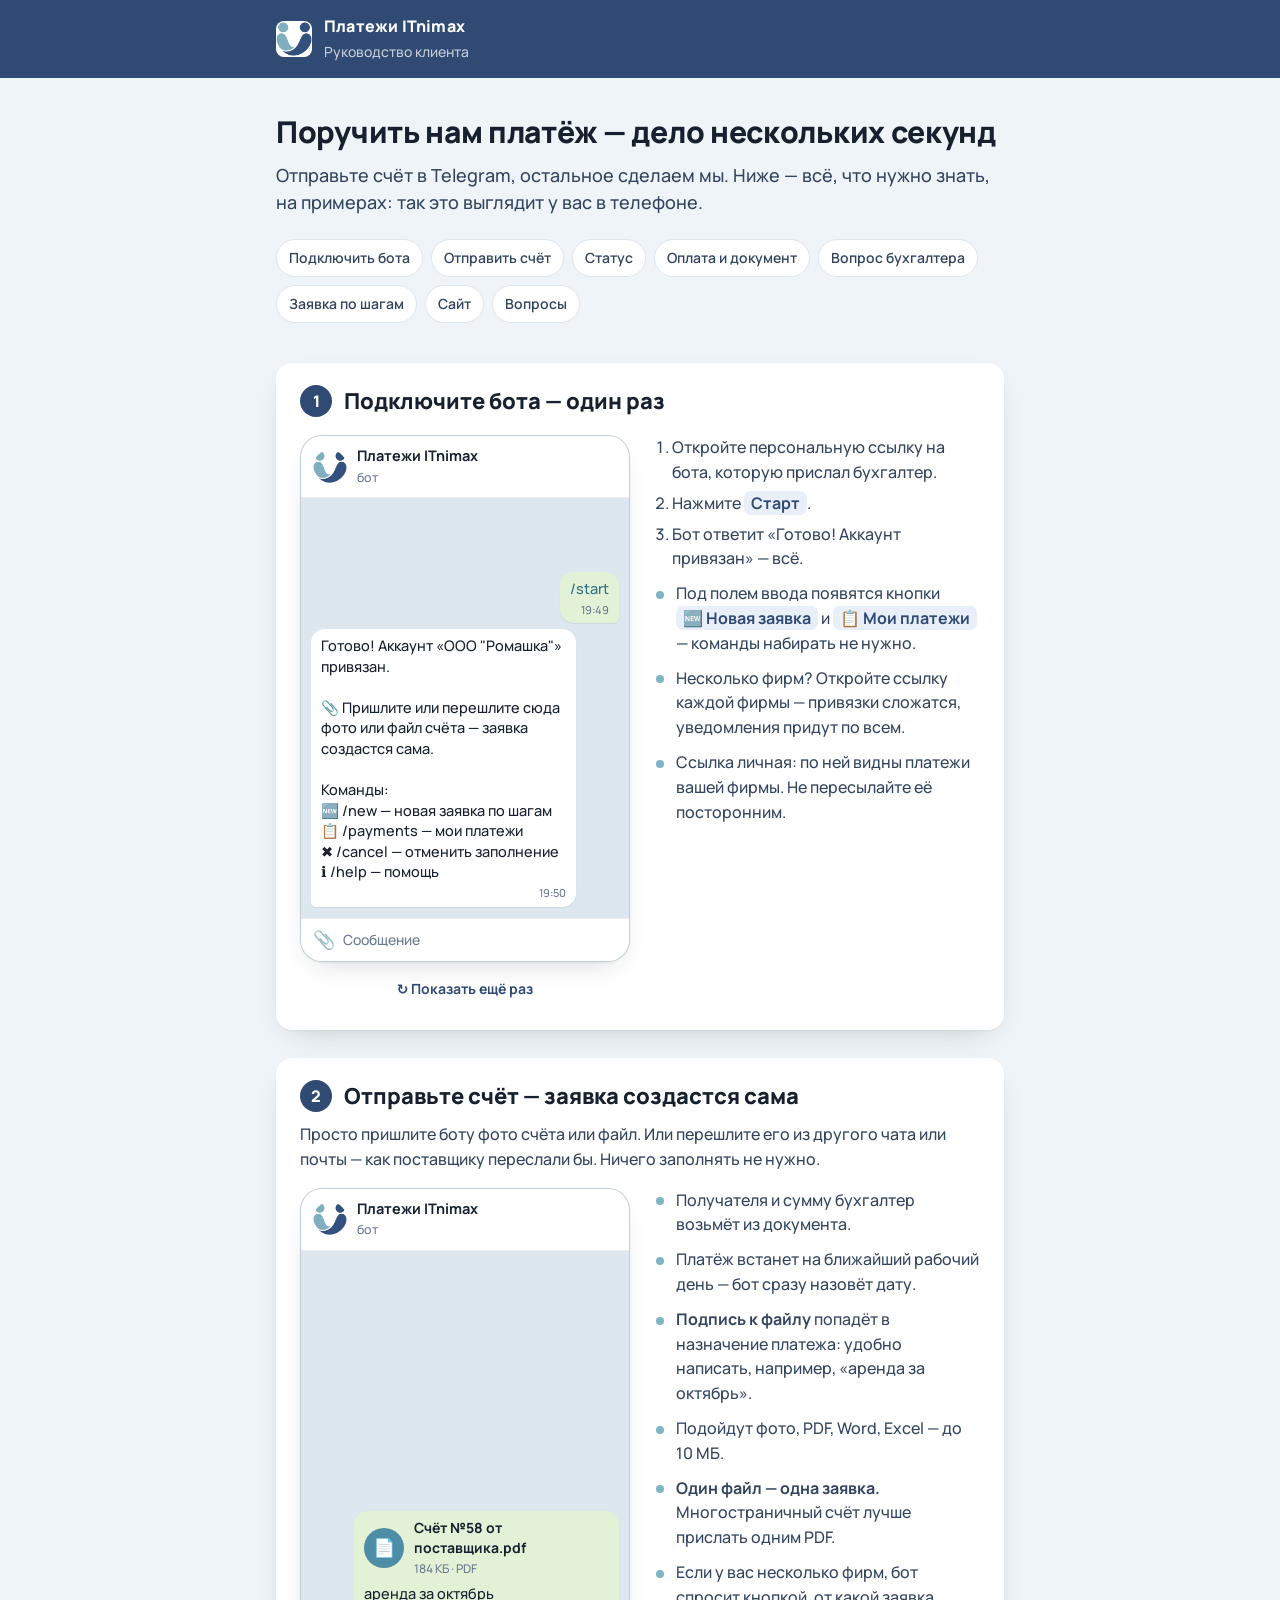
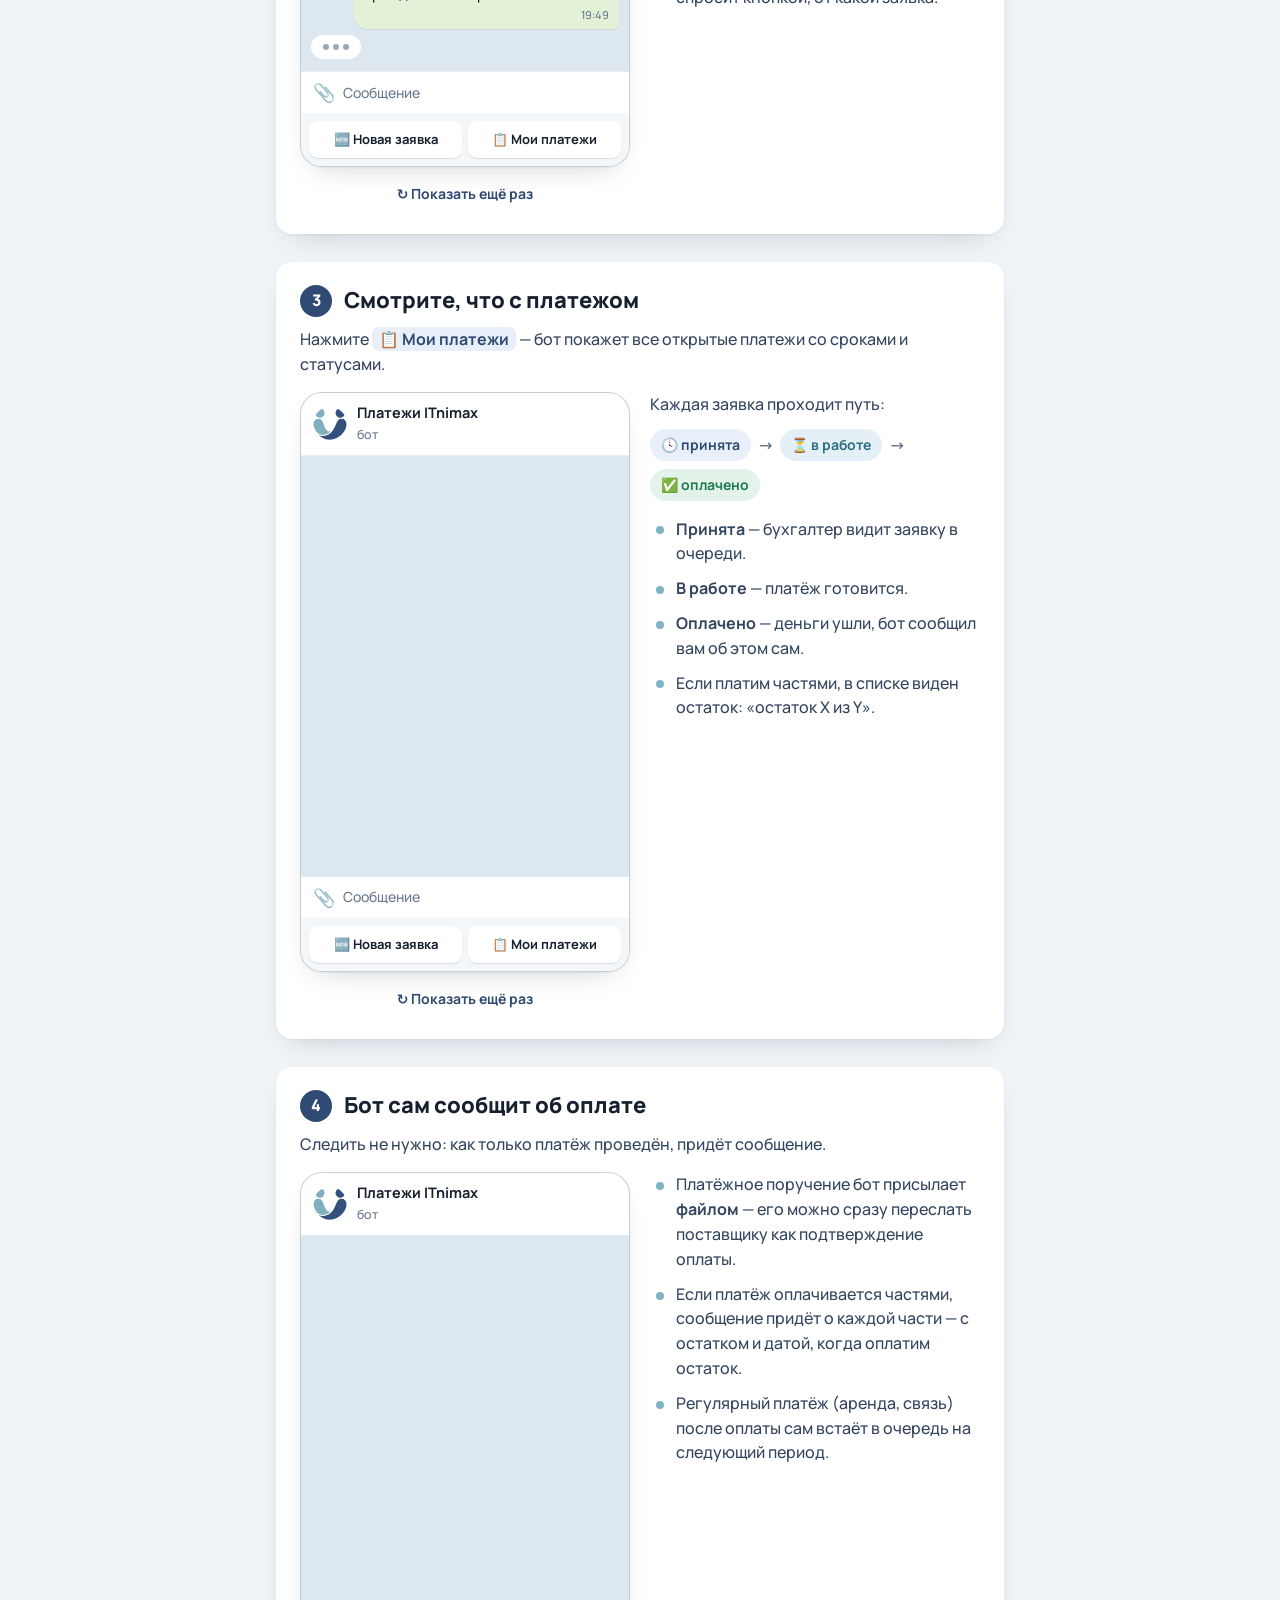
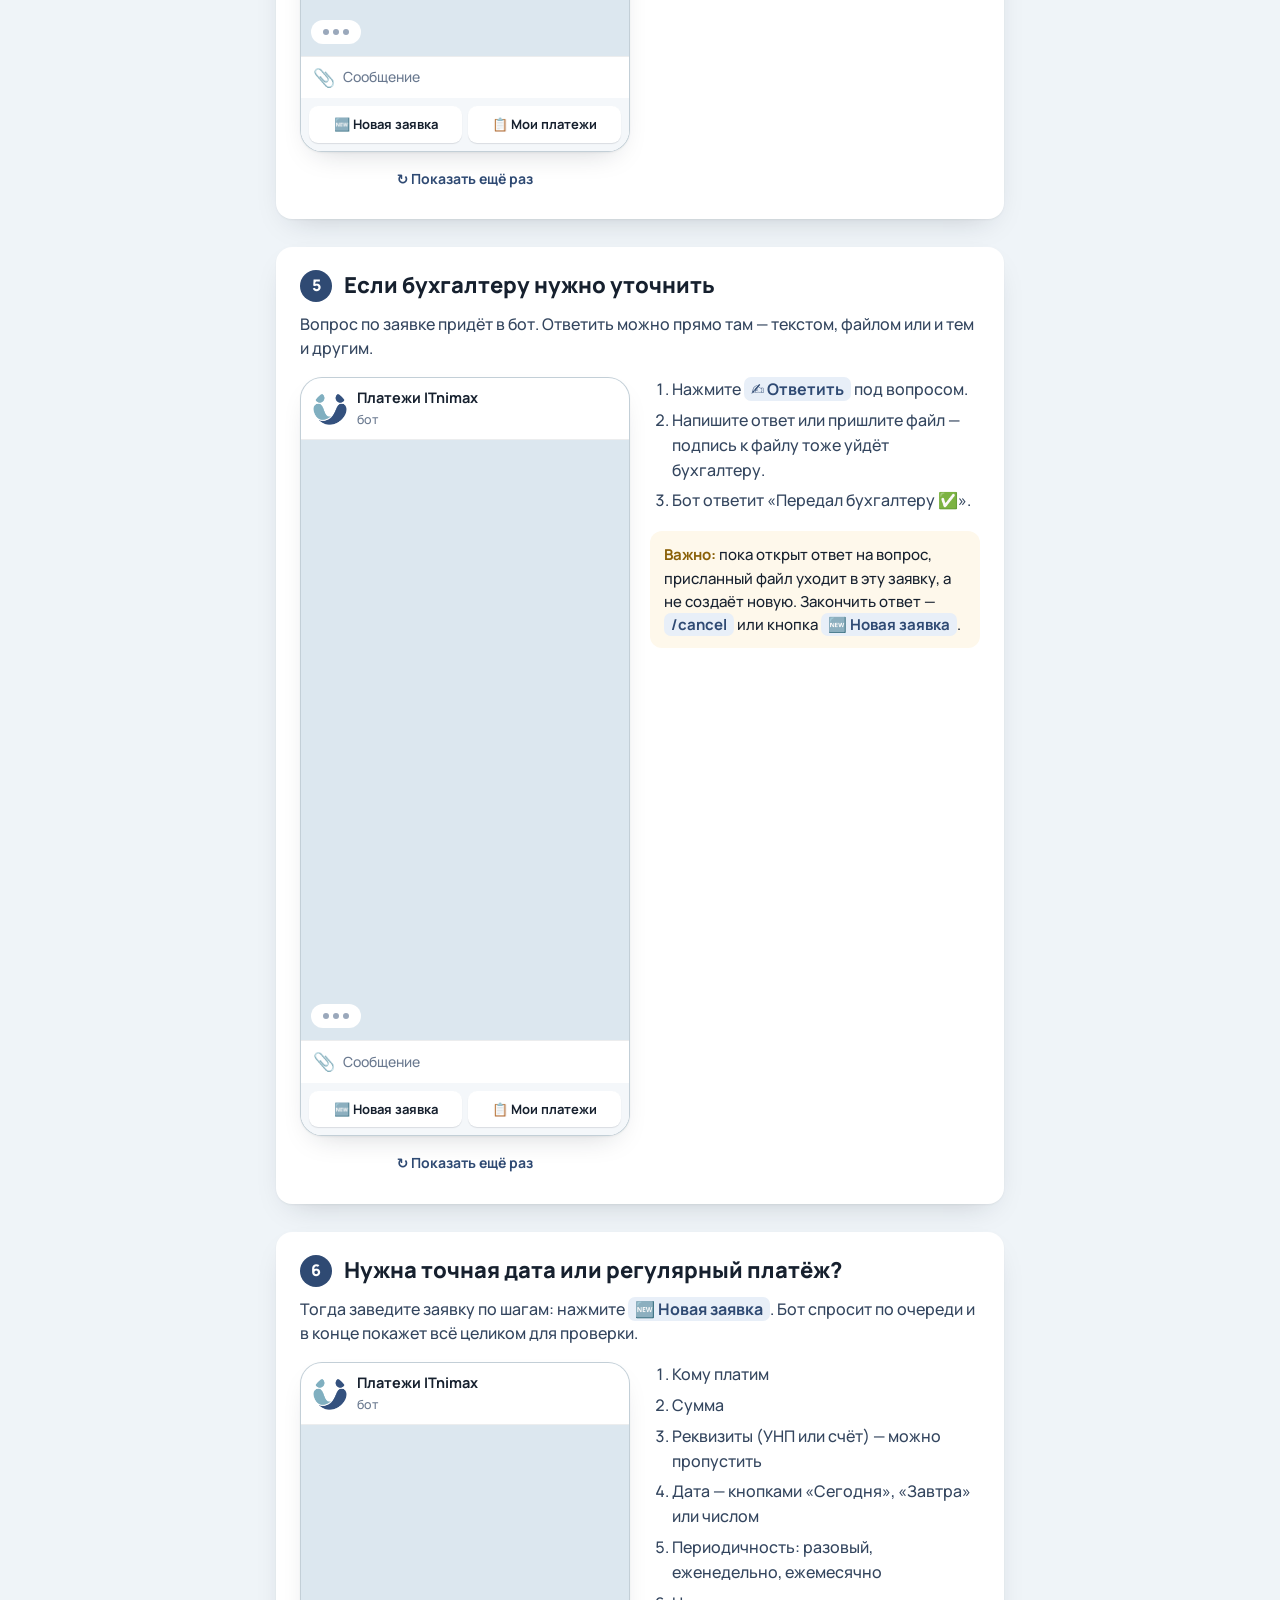
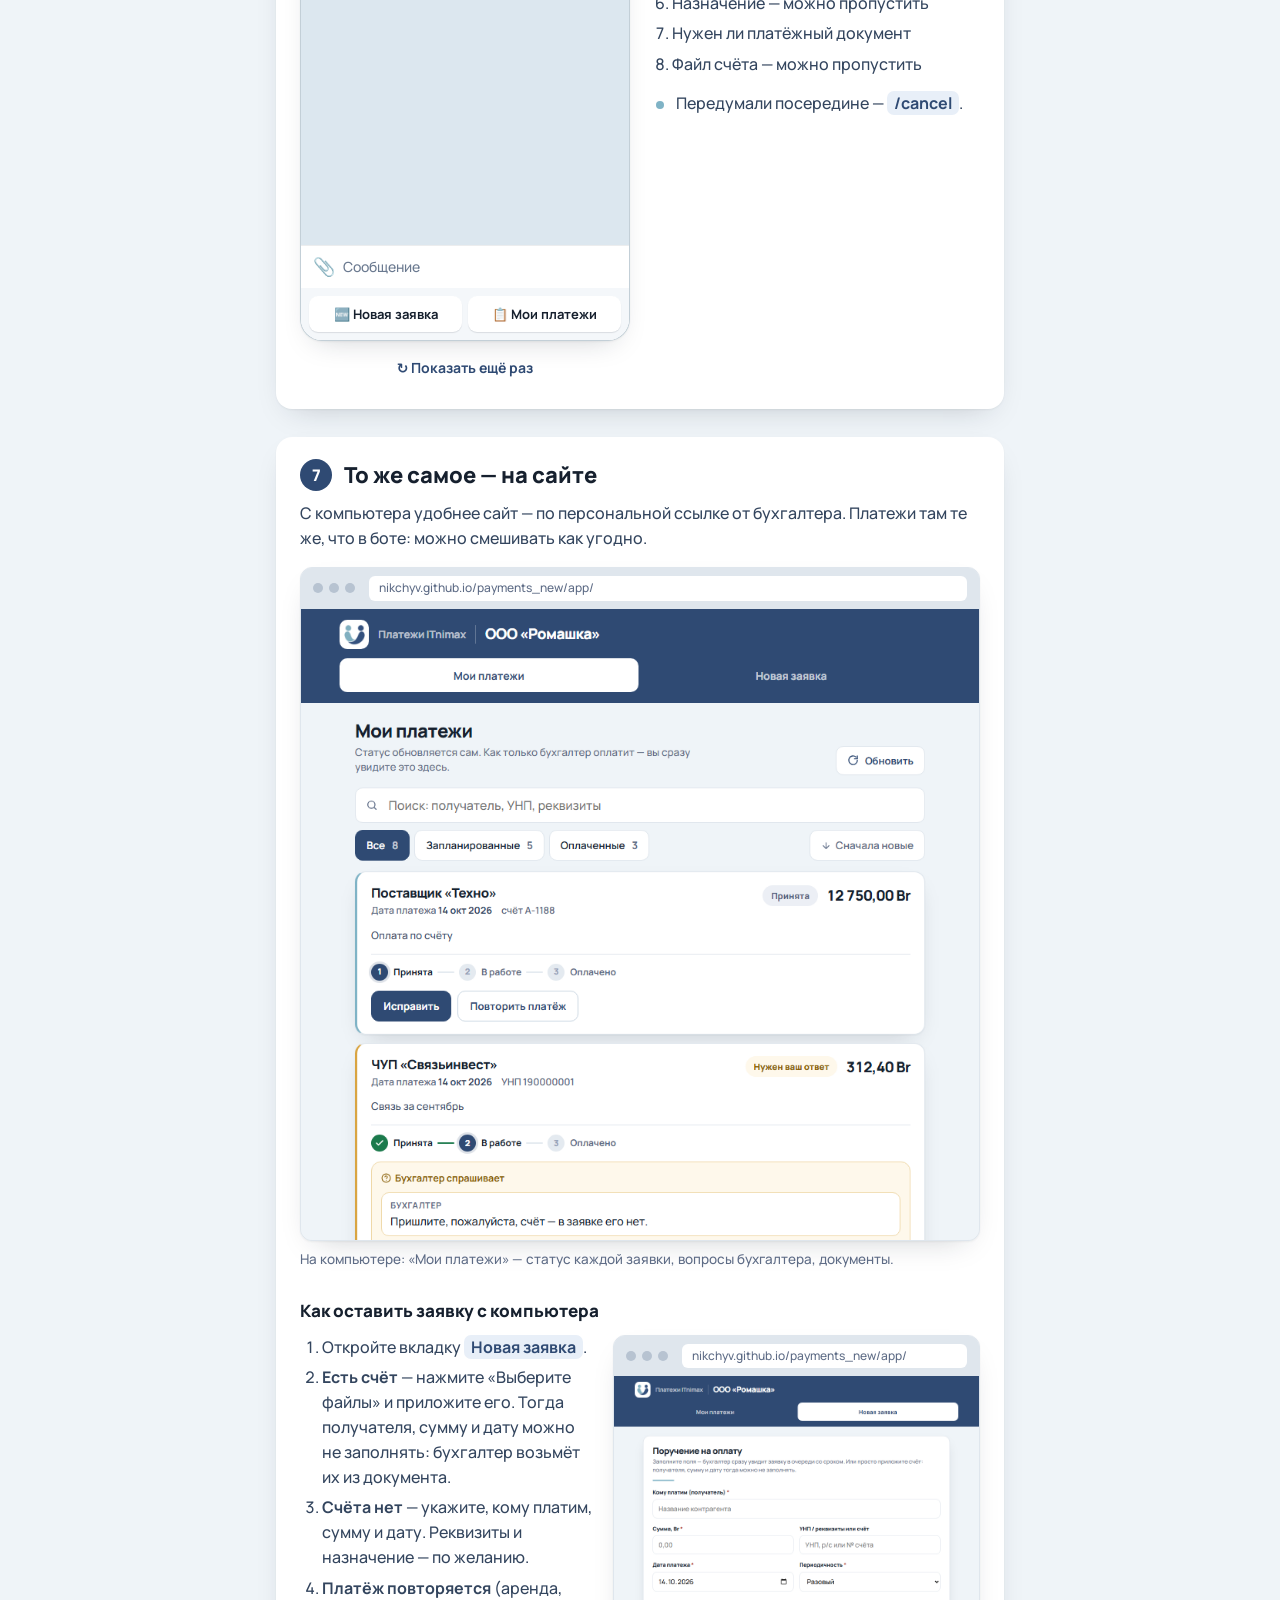
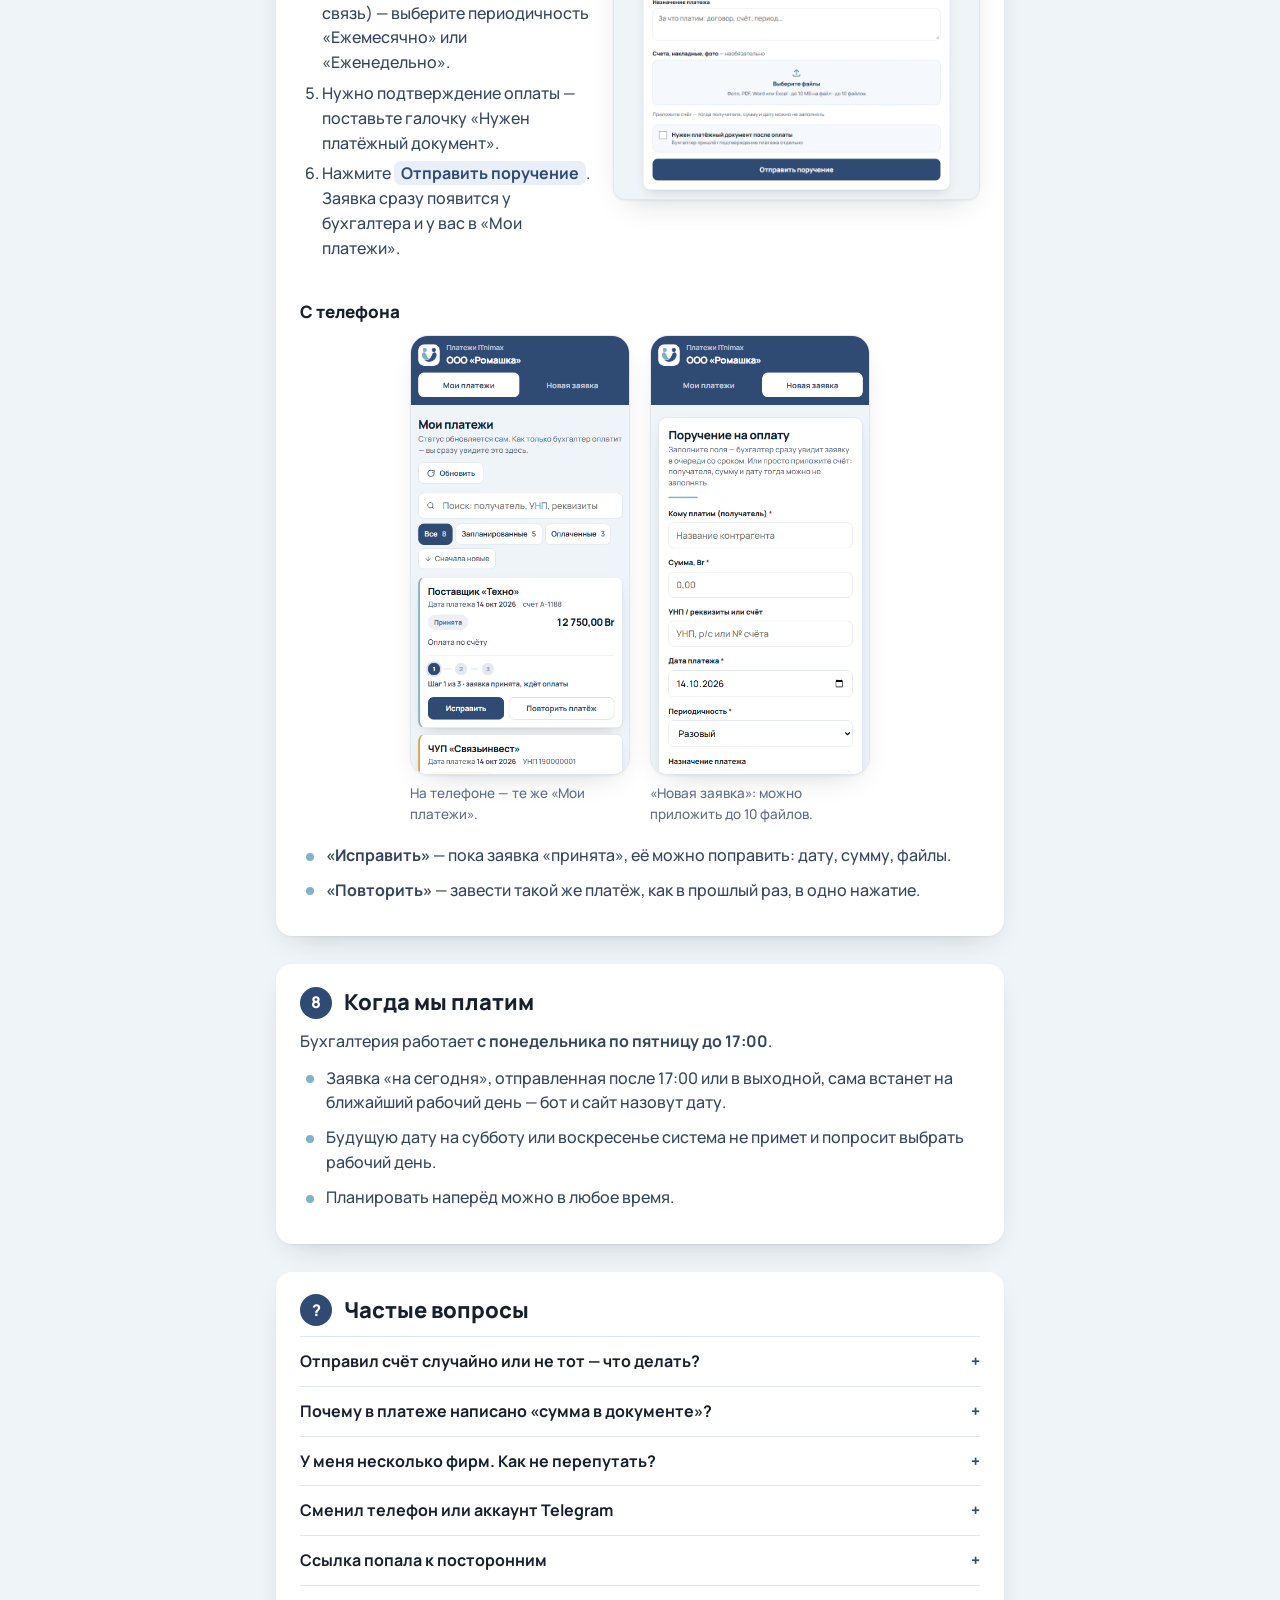
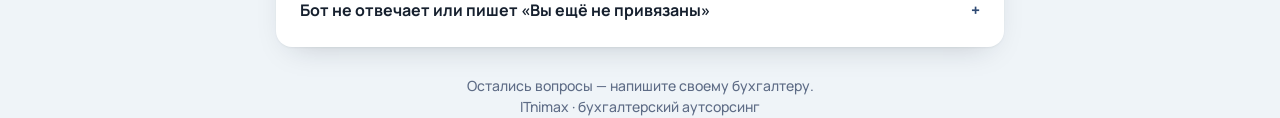
<file: app/guide/index.html>
<!doctype html>
<html lang="ru">
<head>
<meta charset="utf-8">
<meta name="viewport" content="width=device-width, initial-scale=1">
<title>Как пользоваться — Платежи ITnimax</title>
<meta name="description" content="Как поручить платёж бухгалтерии ITnimax через Telegram-бота и сайт: по шагам, с примерами.">
<link rel="icon" href="../img/favicon.png">
<link rel="apple-touch-icon" href="../img/apple-touch-icon.png">
<!--
  Гайд для клиентов: тот же сайт, что и приложение (публикуется вместе с app/).
  Переписка с ботом в примерах — дословные тексты бота из
  supabase/functions/telegram-bot и notify-client. Поменял текст бота — поправь
  его и здесь, иначе клиент увидит одно, а получит другое.
  Снимки сайта — tools/uicheck.mjs: --width 390 (client, clform, обрезаны до
  390x780) и 1280 (client 880x820 и clform 880x1020, со смещением x=200).
-->
<style>
@font-face{font-family:"Manrope";font-style:normal;font-weight:500 800;font-display:swap;
  src:url(../fonts/manrope-cyrillic.woff2) format("woff2");
  unicode-range:U+0301,U+0400-045F,U+0490-0491,U+04B0-04B1,U+2116}
@font-face{font-family:"Manrope";font-style:normal;font-weight:500 800;font-display:swap;
  src:url(../fonts/manrope-latin.woff2) format("woff2");
  unicode-range:U+0000-00FF,U+0131,U+0152-0153,U+02BB-02BC,U+02C6,U+02DA,U+02DC,U+0304,U+0308,U+0329,U+2000-206F,U+20AC,U+2122,U+2191,U+2193,U+2212,U+2215,U+FEFF,U+FFFD}

:root{
  --bg:#EFF4F8; --card:#FFFFFF; --ink:#16202E; --ink2:#33455E; --muted:#5E6C86;
  --line:#DFE6ED; --accent:#2F4A73; --accent-bg:#E8EFF8; --teal:#7FB3C6;
  --green:#1B7A4C; --green-bg:#E3F3EA; --amber:#8A6008; --amber-bg:#FEF8EB;
  --blue:#2F6F86; --blue-bg:#E4F0F5;
  /* переписка: светлый мессенджер в любой теме страницы — так она узнаётся */
  --chat-bg:#DCE7EF; --chat-head:#FFFFFF; --in:#FFFFFF; --out:#E3F2D6; --chat-ink:#16202E;
  --chat-muted:#6B7A90; --btn:#F1F5F9; --btn-ink:#2F4A73; --kbd:#F4F7FA;
  --shadow:0 1px 2px rgba(22,32,46,.05),0 12px 30px -16px rgba(22,32,46,.25);
  --radius:16px;
}
@media (prefers-color-scheme: dark){
  :root:not([data-theme="light"]){
    --bg:#0F1621; --card:#17212F; --ink:#E7EDF5; --ink2:#C3CEDC; --muted:#93A1B8;
    --line:#26334A; --accent:#8FB2DD; --accent-bg:#1E2B40; --teal:#7FB3C6;
    --green:#7BD3A4; --green-bg:#173327; --amber:#E9C27A; --amber-bg:#2E2614;
    --blue:#8CC6DA; --blue-bg:#16303A;
    --shadow:0 1px 2px rgba(0,0,0,.3),0 12px 30px -16px rgba(0,0,0,.6);
  }
}
:root[data-theme="dark"]{
  --bg:#0F1621; --card:#17212F; --ink:#E7EDF5; --ink2:#C3CEDC; --muted:#93A1B8;
  --line:#26334A; --accent:#8FB2DD; --accent-bg:#1E2B40; --teal:#7FB3C6;
  --green:#7BD3A4; --green-bg:#173327; --amber:#E9C27A; --amber-bg:#2E2614;
  --blue:#8CC6DA; --blue-bg:#16303A;
  --shadow:0 1px 2px rgba(0,0,0,.3),0 12px 30px -16px rgba(0,0,0,.6);
}

*{box-sizing:border-box}
html{-webkit-text-size-adjust:100%;scroll-behavior:smooth}
@media (prefers-reduced-motion: reduce){html{scroll-behavior:auto}}
body{margin:0;background:var(--bg);color:var(--ink);
  font:16px/1.55 "Manrope",system-ui,-apple-system,"Segoe UI",sans-serif}
a{color:var(--accent)}
img{max-width:100%;display:block}
.wrap{max-width:760px;margin:0 auto;padding:0 16px}

/* шапка */
.top{background:#2F4A73;color:#fff}
.top .wrap{display:flex;align-items:center;gap:12px;padding-top:14px;padding-bottom:14px}
.top img{width:36px;height:36px;border-radius:8px;background:#fff}
.top b{font-weight:800;letter-spacing:.2px}
.top span{color:rgba(255,255,255,.72);font-size:14px}
.hero{padding:36px 0 8px}
.hero h1{font-size:30px;line-height:1.2;margin:0 0 12px;font-weight:800;letter-spacing:-.3px}
.hero p{margin:0;color:var(--ink2);font-size:18px}
.toc{display:flex;flex-wrap:wrap;gap:8px;margin:22px 0 4px;padding:0;list-style:none}
.toc a{display:inline-block;padding:7px 12px;border-radius:999px;background:var(--card);
  border:1px solid var(--line);text-decoration:none;color:var(--ink2);font-size:14px;font-weight:600}
.toc a:hover{border-color:var(--accent);color:var(--accent)}

/* разделы */
section{margin:28px 0;padding:24px;background:var(--card);border-radius:var(--radius);
  box-shadow:var(--shadow);scroll-margin-top:12px}
section h2{display:flex;align-items:baseline;gap:12px;margin:0 0 8px;font-size:22px;line-height:1.3;font-weight:800}
.num{flex:none;display:inline-grid;place-items:center;width:32px;height:32px;border-radius:50%;
  background:var(--accent);color:#fff;font-size:16px;transform:translateY(-2px)}
:root[data-theme="dark"] .num{color:#0F1621}
@media (prefers-color-scheme: dark){:root:not([data-theme="light"]) .num{color:#0F1621}}
section > p{margin:0 0 12px;color:var(--ink2)}
.grid{display:grid;grid-template-columns:1fr;gap:20px;align-items:start;margin-top:16px}
@media (min-width:720px){.grid{grid-template-columns:330px 1fr}}
ul.tips{margin:0;padding:0;list-style:none}
ul.tips li{position:relative;padding:0 0 10px 26px;color:var(--ink2)}
ul.tips li::before{content:"";position:absolute;left:6px;top:.62em;width:8px;height:8px;border-radius:50%;background:var(--teal)}
ol.steps{margin:0 0 4px;padding-left:22px;color:var(--ink2)}
ol.steps li{padding-bottom:6px}
.note{margin-top:12px;padding:12px 14px;border-radius:12px;background:var(--amber-bg);color:var(--ink);font-size:15px}
.note b{color:var(--amber)}
kbd{font:inherit;font-weight:700;padding:1px 7px;border-radius:7px;background:var(--accent-bg);color:var(--accent);white-space:nowrap}
.chips{display:flex;flex-wrap:wrap;gap:8px;margin:12px 0 0}
.chip{padding:5px 11px;border-radius:999px;font-size:14px;font-weight:700}
.c-new{background:var(--accent-bg);color:var(--accent)}
.c-work{background:var(--blue-bg);color:var(--blue)}
.c-paid{background:var(--green-bg);color:var(--green)}
.arrow{color:var(--muted);align-self:center}

/* ---------- переписка ---------- */
.phone{width:100%;max-width:330px;margin:0 auto;border-radius:22px;overflow:hidden;
  background:var(--chat-bg);border:1px solid rgba(22,32,46,.12);box-shadow:var(--shadow);
  color:var(--chat-ink);font-size:14.5px;line-height:1.42}
.ph-head{display:flex;align-items:center;gap:10px;padding:10px 12px;background:var(--chat-head);
  border-bottom:1px solid rgba(22,32,46,.08)}
.ph-head img{width:34px;height:34px;border-radius:50%}
.ph-head b{display:block;font-size:14.5px}
.ph-head small{color:var(--chat-muted);font-size:12.5px}
.ph-body{display:flex;flex-direction:column;gap:6px;padding:12px 10px;height:420px;overflow:hidden;
  /* прижато к низу, как в мессенджере: отступ сверху у первого сообщения, а не
     justify-content:flex-end — тот уводит лишнее вверх, где scrollHeight его не видит */
}
.ph-body > :first-child{margin-top:auto}
.ph-body.tall{height:600px}
.msg{max-width:86%;padding:7px 10px 6px;border-radius:14px;white-space:pre-line;word-wrap:break-word;
  box-shadow:0 1px 1px rgba(22,32,46,.08);animation:pop .28s ease-out both}
.msg.in{align-self:flex-start;background:var(--in);border-bottom-left-radius:5px}
.msg.out{align-self:flex-end;background:var(--out);border-bottom-right-radius:5px}
.msg .t{display:block;text-align:right;font-size:11px;color:var(--chat-muted);margin-top:2px}
.msg.cmd{color:#2F6F86}
.file{display:flex;align-items:center;gap:10px;white-space:normal}
.file i{flex:none;display:grid;place-items:center;width:40px;height:40px;border-radius:50%;
  background:#4E8DA6;color:#fff;font-style:normal;font-size:18px}
.file b{display:block;font-size:14px;word-break:break-word}
.file small{color:var(--chat-muted);font-size:12px}
.cap{display:block;margin-top:6px}
.photo{display:block;width:190px;height:120px;border-radius:10px;margin:-3px -6px 4px;
  background:linear-gradient(135deg,#F8F4EA 0 60%,#EDE6D4 60%);position:relative}
.photo::after{content:"СЧЁТ № 58";position:absolute;left:14px;top:12px;font-weight:800;font-size:12px;color:#6b5d3e;
  box-shadow:0 14px 0 -5px #cfc5ad,0 24px 0 -5px #cfc5ad,0 34px 0 -5px #cfc5ad}
.ikb{display:grid;gap:4px;margin-top:4px;max-width:86%;align-self:flex-start;width:100%;animation:pop .28s ease-out both}
.ikb button{font:inherit;font-weight:700;font-size:13.5px;padding:7px 8px;border:0;border-radius:10px;
  background:rgba(255,255,255,.72);color:var(--btn-ink);cursor:default}
.ikb button.press,.kbd button.press{background:#C9DCEA;transform:scale(.97);transition:.15s}
.typing{align-self:flex-start;background:var(--in);border-radius:14px;padding:9px 12px;display:flex;gap:4px}
.typing span{width:6px;height:6px;border-radius:50%;background:#9AA8BB;animation:blink 1s infinite}
.typing span:nth-child(2){animation-delay:.15s}.typing span:nth-child(3){animation-delay:.3s}
.ph-foot{background:var(--chat-head);border-top:1px solid rgba(22,32,46,.08)}
.ph-input{display:flex;align-items:center;gap:8px;padding:8px 12px;color:var(--chat-muted);font-size:14px}
.ph-input i{font-style:normal;font-size:18px;opacity:.7}
.kbd{display:none;gap:6px;padding:0 8px 8px;background:var(--kbd)}
.kbd.on{display:grid;grid-template-columns:1fr 1fr;padding-top:8px}
.kbd button{font:inherit;font-weight:700;font-size:13px;padding:9px 6px;border:0;border-radius:9px;
  background:#fff;color:var(--chat-ink);box-shadow:0 1px 1px rgba(22,32,46,.12);cursor:default}
.replay{display:block;margin:10px auto 0;font:inherit;font-size:14px;font-weight:700;color:var(--accent);
  background:none;border:0;cursor:pointer;padding:6px 10px;border-radius:8px}
.replay:hover{background:var(--accent-bg)}
@keyframes pop{from{opacity:0;transform:translateY(8px) scale(.98)}to{opacity:1;transform:none}}
@keyframes blink{0%,80%,100%{opacity:.3}40%{opacity:1}}
@media (prefers-reduced-motion: reduce){.msg,.ikb{animation:none}.typing span{animation:none}}

/* снимки сайта */
/* компьютер — в рамке браузера во всю ширину раздела; телефоны под ним
   поменьше и строго одной высоты, чтобы пара не перекашивалась */
.browser{margin:16px 0 0;border-radius:12px;overflow:hidden;border:1px solid var(--line);
  box-shadow:var(--shadow);background:#EFF4F8}
.browser .bar{display:flex;align-items:center;gap:6px;padding:8px 12px;background:#DFE6ED}
.browser .bar i{width:10px;height:10px;border-radius:50%;background:#B7C3D1}
.browser .bar span{flex:1;min-width:0;margin-left:8px;padding:3px 10px;border-radius:6px;background:#fff;
  color:#5E6C86;font-size:12px;white-space:nowrap;overflow:hidden;text-overflow:ellipsis}
.browser img{width:100%;height:auto}
.cap-under{font-size:13.5px;color:var(--muted);margin:8px 0 0}
h3.sub{margin:28px 0 10px;font-size:17px;font-weight:800}
.form-grid{margin-top:0}
.form-grid .browser{margin:0}
@media (min-width:720px){.form-grid{grid-template-columns:minmax(0,1fr) minmax(0,1.25fr)}}
.shots{display:grid;grid-template-columns:repeat(2,minmax(0,220px));justify-content:center;gap:20px;margin-top:6px}
.shots figure{margin:0}
.shots img{width:100%;height:auto;aspect-ratio:390/780;object-fit:cover;object-position:top;
  border-radius:18px;border:1px solid var(--line);box-shadow:var(--shadow);background:#fff}
.shots figcaption{font-size:13.5px;color:var(--muted);margin-top:8px}

details{border-top:1px solid var(--line);padding:12px 0}
details:last-child{padding-bottom:0}
summary{cursor:pointer;font-weight:700;list-style:none;display:flex;justify-content:space-between;gap:12px}
summary::-webkit-details-marker{display:none}
summary::after{content:"+";color:var(--accent);font-weight:800}
details[open] summary::after{content:"–"}
details p{margin:8px 0 0;color:var(--ink2)}

footer{padding:8px 0 40px;color:var(--muted);font-size:14px;text-align:center}
@media (max-width:420px){section{padding:18px 16px}.hero h1{font-size:25px}.shots{grid-template-columns:repeat(2,minmax(0,1fr));gap:12px}}
</style>
</head>
<body>

<header class="top"><div class="wrap">
  <img src="../img/logo.png" alt="">
  <div><b>Платежи ITnimax</b><br><span>Руководство клиента</span></div>
</div></header>

<main class="wrap">
  <div class="hero">
    <h1>Поручить нам платёж — дело нескольких секунд</h1>
    <p>Отправьте счёт в Telegram, остальное сделаем мы. Ниже — всё, что нужно знать, на примерах: так это выглядит у вас в телефоне.</p>
    <ul class="toc">
      <li><a href="#connect">Подключить бота</a></li>
      <li><a href="#send">Отправить счёт</a></li>
      <li><a href="#status">Статус</a></li>
      <li><a href="#paid">Оплата и документ</a></li>
      <li><a href="#ask">Вопрос бухгалтера</a></li>
      <li><a href="#steps">Заявка по шагам</a></li>
      <li><a href="#site">Сайт</a></li>
      <li><a href="#faq">Вопросы</a></li>
    </ul>
  </div>

  <section id="connect">
    <h2><span class="num">1</span>Подключите бота — один раз</h2>
    <div class="grid">
      <div data-demo="connect"></div>
      <div>
        <ol class="steps">
          <li>Откройте персональную ссылку на бота, которую прислал бухгалтер.</li>
          <li>Нажмите <kbd>Старт</kbd>.</li>
          <li>Бот ответит «Готово! Аккаунт привязан» — всё.</li>
        </ol>
        <ul class="tips">
          <li>Под полем ввода появятся кнопки <kbd>🆕 Новая заявка</kbd> и <kbd>📋 Мои платежи</kbd> — команды набирать не нужно.</li>
          <li>Несколько фирм? Откройте ссылку каждой фирмы — привязки сложатся, уведомления придут по всем.</li>
          <li>Ссылка личная: по ней видны платежи вашей фирмы. Не пересылайте её посторонним.</li>
        </ul>
      </div>
    </div>
  </section>

  <section id="send">
    <h2><span class="num">2</span>Отправьте счёт — заявка создастся сама</h2>
    <p>Просто пришлите боту фото счёта или файл. Или перешлите его из другого чата или почты — как поставщику переслали бы. Ничего заполнять не нужно.</p>
    <div class="grid">
      <div data-demo="send"></div>
      <div>
        <ul class="tips">
          <li>Получателя и сумму бухгалтер возьмёт из документа.</li>
          <li>Платёж встанет на ближайший рабочий день — бот сразу назовёт дату.</li>
          <li><b>Подпись к файлу</b> попадёт в назначение платежа: удобно написать, например, «аренда за октябрь».</li>
          <li>Подойдут фото, PDF, Word, Excel — до 10 МБ.</li>
          <li><b>Один файл — одна заявка.</b> Многостраничный счёт лучше прислать одним PDF.</li>
          <li>Если у вас несколько фирм, бот спросит кнопкой, от какой заявка.</li>
        </ul>
      </div>
    </div>
  </section>

  <section id="status">
    <h2><span class="num">3</span>Смотрите, что с платежом</h2>
    <p>Нажмите <kbd>📋 Мои платежи</kbd> — бот покажет все открытые платежи со сроками и статусами.</p>
    <div class="grid">
      <div data-demo="status"></div>
      <div>
        <p style="margin:0;color:var(--ink2)">Каждая заявка проходит путь:</p>
        <div class="chips">
          <span class="chip c-new">🕓 принята</span><span class="arrow">→</span>
          <span class="chip c-work">⏳ в работе</span><span class="arrow">→</span>
          <span class="chip c-paid">✅ оплачено</span>
        </div>
        <ul class="tips" style="margin-top:16px">
          <li><b>Принята</b> — бухгалтер видит заявку в очереди.</li>
          <li><b>В работе</b> — платёж готовится.</li>
          <li><b>Оплачено</b> — деньги ушли, бот сообщил вам об этом сам.</li>
          <li>Если платим частями, в списке виден остаток: «остаток X из Y».</li>
        </ul>
      </div>
    </div>
  </section>

  <section id="paid">
    <h2><span class="num">4</span>Бот сам сообщит об оплате</h2>
    <p>Следить не нужно: как только платёж проведён, придёт сообщение.</p>
    <div class="grid">
      <div data-demo="paid"></div>
      <div>
        <ul class="tips">
          <li>Платёжное поручение бот присылает <b>файлом</b> — его можно сразу переслать поставщику как подтверждение оплаты.</li>
          <li>Если платёж оплачивается частями, сообщение придёт о каждой части — с остатком и датой, когда оплатим остаток.</li>
          <li>Регулярный платёж (аренда, связь) после оплаты сам встаёт в очередь на следующий период.</li>
        </ul>
      </div>
    </div>
  </section>

  <section id="ask">
    <h2><span class="num">5</span>Если бухгалтеру нужно уточнить</h2>
    <p>Вопрос по заявке придёт в бот. Ответить можно прямо там — текстом, файлом или и тем и другим.</p>
    <div class="grid">
      <div data-demo="ask"></div>
      <div>
        <ol class="steps">
          <li>Нажмите <kbd>✍️ Ответить</kbd> под вопросом.</li>
          <li>Напишите ответ или пришлите файл — подпись к файлу тоже уйдёт бухгалтеру.</li>
          <li>Бот ответит «Передал бухгалтеру ✅».</li>
        </ol>
        <div class="note"><b>Важно:</b> пока открыт ответ на вопрос, присланный файл уходит в эту заявку, а не создаёт новую. Закончить ответ — <kbd>/cancel</kbd> или кнопка <kbd>🆕 Новая заявка</kbd>.</div>
      </div>
    </div>
  </section>

  <section id="steps">
    <h2><span class="num">6</span>Нужна точная дата или регулярный платёж?</h2>
    <p>Тогда заведите заявку по шагам: нажмите <kbd>🆕 Новая заявка</kbd>. Бот спросит по очереди и в конце покажет всё целиком для проверки.</p>
    <div class="grid">
      <div data-demo="steps"></div>
      <div>
        <ol class="steps">
          <li>Кому платим</li>
          <li>Сумма</li>
          <li>Реквизиты (УНП или счёт) — можно пропустить</li>
          <li>Дата — кнопками «Сегодня», «Завтра» или числом</li>
          <li>Периодичность: разовый, еженедельно, ежемесячно</li>
          <li>Назначение — можно пропустить</li>
          <li>Нужен ли платёжный документ</li>
          <li>Файл счёта — можно пропустить</li>
        </ol>
        <ul class="tips" style="margin-top:8px">
          <li>Передумали посередине — <kbd>/cancel</kbd>.</li>
        </ul>
      </div>
    </div>
  </section>

  <section id="site">
    <h2><span class="num">7</span>То же самое — на сайте</h2>
    <p>С компьютера удобнее сайт — по персональной ссылке от бухгалтера. Платежи там те же, что в боте: можно смешивать как угодно.</p>
    <figure class="browser">
      <div class="bar" aria-hidden="true"><i></i><i></i><i></i><span>nikchyv.github.io/payments_new/app/</span></div>
      <img src="img/site-desktop.png" alt="Кабинет клиента на компьютере: список платежей со статусами и вопросом бухгалтера" loading="lazy" width="880" height="820">
    </figure>
    <p class="cap-under">На компьютере: «Мои платежи» — статус каждой заявки, вопросы бухгалтера, документы.</p>

    <h3 class="sub">Как оставить заявку с компьютера</h3>
    <div class="grid form-grid">
      <ol class="steps">
        <li>Откройте вкладку <kbd>Новая заявка</kbd>.</li>
        <li><b>Есть счёт</b> — нажмите «Выберите файлы» и приложите его. Тогда получателя, сумму и дату можно не заполнять: бухгалтер возьмёт их из документа.</li>
        <li><b>Счёта нет</b> — укажите, кому платим, сумму и дату. Реквизиты и назначение — по желанию.</li>
        <li><b>Платёж повторяется</b> (аренда, связь) — выберите периодичность «Ежемесячно» или «Еженедельно».</li>
        <li>Нужно подтверждение оплаты — поставьте галочку «Нужен платёжный документ».</li>
        <li>Нажмите <kbd>Отправить поручение</kbd>. Заявка сразу появится у бухгалтера и у вас в «Мои платежи».</li>
      </ol>
      <figure class="browser">
        <div class="bar" aria-hidden="true"><i></i><i></i><i></i><span>nikchyv.github.io/payments_new/app/</span></div>
        <img src="img/site-desktop-form.png" alt="Вкладка «Новая заявка» на компьютере: поля получателя, суммы, даты, периодичности, загрузка файлов и кнопка «Отправить поручение»" loading="lazy" width="880" height="1020">
      </figure>
    </div>

    <h3 class="sub">С телефона</h3>
    <div class="shots">
      <figure><img src="img/site-payments.png" alt="Кабинет клиента на телефоне: список платежей" loading="lazy" width="390" height="780">
        <figcaption>На телефоне — те же «Мои платежи».</figcaption></figure>
      <figure><img src="img/site-form.png" alt="Форма новой заявки на телефоне" loading="lazy" width="390" height="780">
        <figcaption>«Новая заявка»: можно приложить до 10 файлов.</figcaption></figure>
    </div>
    <ul class="tips" style="margin-top:18px">
      <li><b>«Исправить»</b> — пока заявка «принята», её можно поправить: дату, сумму, файлы.</li>
      <li><b>«Повторить»</b> — завести такой же платёж, как в прошлый раз, в одно нажатие.</li>
    </ul>
  </section>

  <section id="hours">
    <h2><span class="num">8</span>Когда мы платим</h2>
    <p>Бухгалтерия работает <b>с понедельника по пятницу до 17:00</b>.</p>
    <ul class="tips">
      <li>Заявка «на сегодня», отправленная после 17:00 или в выходной, сама встанет на ближайший рабочий день — бот и сайт назовут дату.</li>
      <li>Будущую дату на субботу или воскресенье система не примет и попросит выбрать рабочий день.</li>
      <li>Планировать наперёд можно в любое время.</li>
    </ul>
  </section>

  <section id="faq">
    <h2><span class="num">?</span>Частые вопросы</h2>
    <details><summary>Отправил счёт случайно или не тот — что делать?</summary>
      <p>Пока заявка «принята», её можно исправить на сайте кнопкой «Исправить». Или просто напишите своему бухгалтеру.</p></details>
    <details><summary>Почему в платеже написано «сумма в документе»?</summary>
      <p>Заявка создана по файлу, и сумму бухгалтер берёт из самого счёта. Так и задумано: перепечатывать её не нужно.</p></details>
    <details><summary>У меня несколько фирм. Как не перепутать?</summary>
      <p>Привяжите бота по ссылке каждой фирмы. Уведомления подписаны названием фирмы, а когда вы присылаете счёт, бот спрашивает кнопкой, от какой он фирмы.</p></details>
    <details><summary>Сменил телефон или аккаунт Telegram</summary>
      <p>Откройте свою ссылку на бота с нового аккаунта и нажмите «Старт». Уведомления переедут туда.</p></details>
    <details><summary>Ссылка попала к посторонним</summary>
      <p>Сообщите бухгалтеру: он выпустит новую, а старая сразу перестанет работать. Все платежи останутся на месте.</p></details>
    <details><summary>Бот не отвечает или пишет «Вы ещё не привязаны»</summary>
      <p>Откройте персональную ссылку от бухгалтера ещё раз и нажмите «Старт». Если не помогло — напишите бухгалтеру.</p></details>
  </section>
</main>

<footer class="wrap">Остались вопросы — напишите своему бухгалтеру.<br>ITnimax · бухгалтерский аутсорсинг</footer>

<script>
(() => {
  // ---- даты в примерах: как их назвал бы бот сегодня ----
  const months = ["янв","фев","мар","апр","мая","июн","июл","авг","сен","окт","ноя","дек"];
  const nextWorking = (d) => { d = new Date(d); do d.setDate(d.getDate() + 1); while ([0, 6].includes(d.getDay())); return d; };
  const fmt = (d) => `${d.getDate()} ${months[d.getMonth()]} ${d.getFullYear()}`;
  const d1 = nextWorking(new Date()), d2 = nextWorking(d1), d3 = nextWorking(d2);
  const D1 = fmt(d1), D2 = fmt(d2), D3 = fmt(d3);
  const now = new Date(); const T = (m) => { const x = new Date(now.getTime() + m * 60000);
    return String(x.getHours()).padStart(2, "0") + ":" + String(x.getMinutes()).padStart(2, "0"); };

  const FIRM = 'ООО "Ромашка"';
  const HELP = "📎 Пришлите или перешлите сюда фото или файл счёта — заявка создастся сама.\n\n" +
    "Команды:\n🆕 /new — новая заявка по шагам\n📋 /payments — мои платежи\n✖️ /cancel — отменить заполнение\nℹ️ /help — помощь";

  // Сценарии. me/bot — сообщение; file — файл от человека или бота; ikb — кнопки
  // под сообщением; tap — нажатие на кнопку; kbd — показать кнопки под полем ввода.
  const S = {
    connect: [
      { me: "/start", cmd: true },
      { bot: `Готово! Аккаунт «${FIRM}» привязан.\n\n${HELP}` },
      { kbd: true },
    ],
    send: [
      { file: "out", name: "Счёт №58 от поставщика.pdf", size: "184 КБ", caption: "аренда за октябрь" },
      { bot: `✅ Заявка по файлу «Счёт №58 от поставщика.pdf» отправлена бухгалтеру — платёж на ${D1}.\n\nПолучателя и сумму бухгалтер возьмёт из документа.\n\nПосмотреть статус: /payments` },
    ],
    status: [
      { tapKbd: 1 },
      { me: "📋 Мои платежи" },
      { bot: `<b>Ваши платежи (${FIRM})</b>\n\n1. <b>По документу: Счёт №58 от поставщика.pdf</b> — сумма в документе\n   📅 ${D1} · 🕓 принята\n\n2. <b>Белтелеком</b> — 184,50 Br\n   📅 ${D1} · ⏳ в работе\n\n3. <b>Аренда офиса</b> — остаток 600,00 Br из 1 200,00 Br\n   📅 ${D3} · ⏳ в работе` },
    ],
    paid: [
      { bot: "✅ Ваш платёж «Белтелеком» на 184,50 Br оплачен.\n📄 Готовим платёжный документ." },
      { file: "in", name: "Платёжное поручение 412.pdf", size: "96 КБ",
        caption: "✅ Платёж «Белтелеком» на 184,50 Br оплачен.\n📄 Во вложении — платёжный документ." },
    ],
    ask: [
      { bot: `❗ <b>Бухгалтер спрашивает по вашей заявке</b>\n\n💳 Белтелеком · 184,50 Br · ${D1}\n\nПришлите, пожалуйста, счёт с подписью — в этом нет печати.` },
      { ikb: ["✍️ Ответить"] },
      { tap: 0 },
      { bot: "✍️ Напишите ответ по заявке «Белтелеком» — текстом, файлом или тем и другим сразу.\n\nФото или PDF счёта можно прислать прямо сюда. Передумали — /cancel" },
      { photo: true, caption: "вот, с печатью" },
      { bot: "Передал бухгалтеру ✅\n\nМожно дослать ещё файл или сообщение по этой заявке. Закончить — /cancel" },
    ],
    steps: [
      { tapKbd: 0 },
      { me: "🆕 Новая заявка" },
      { bot: "Создаём заявку. В любой момент — /cancel.\n\n💳 Кому платим (получатель)?" },
      { me: "Белтелеком" },
      { bot: "💰 Сумма к оплате (Br)?" },
      { me: "184,50" },
      { bot: `<b>Проверьте заявку:</b>\n\n💳 Кому: Белтелеком\n💰 Сумма: 184,50 Br\n📅 Дата: ${D2}\n🔁 Периодичность: Ежемесячно\n🧾 Документ после оплаты: да\n📎 Файл: нет`, skipped: true },
      { ikb: ["✅ Подтвердить", "✖️ Отменить"] },
    ],
  };

  const reduce = matchMedia("(prefers-reduced-motion: reduce)").matches;
  const sleep = (ms) => new Promise((r) => setTimeout(r, reduce ? 0 : ms));
  const esc = (s) => s.replace(/&/g, "&amp;").replace(/</g, "&lt;").replace(/>/g, "&gt;");
  // в текстах бота разрешён только <b>, как в настоящих сообщениях
  const rich = (s) => esc(s).replace(/&lt;(\/?)b&gt;/g, "<$1b>");

  function build(host) {
    host.innerHTML =
      '<div class="phone" aria-hidden="true">' +
        '<div class="ph-head"><img src="../img/logo.png" alt=""><div><b>Платежи ITnimax</b><small>бот</small></div></div>' +
        '<div class="ph-body"></div>' +
        '<div class="ph-foot"><div class="ph-input"><i>📎</i>Сообщение</div>' +
          '<div class="kbd"><button>🆕 Новая заявка</button><button>📋 Мои платежи</button></div></div>' +
      '</div><button class="replay" type="button">↻ Показать ещё раз</button>';
    return { body: host.querySelector(".ph-body"), kbd: host.querySelector(".kbd") };
  }

  async function play(host, name) {
    const run = (host._run = (host._run || 0) + 1);
    const { body, kbd } = build(host);
    // в «вопросе бухгалтера» сообщений больше: окно выше, чтобы сам вопрос не уезжал
    if (name === "ask") body.classList.add("tall");
    host.querySelector(".replay").onclick = () => play(host, name);
    // кнопки под полем ввода у уже подключённого человека есть всегда
    if (name !== "connect") kbd.classList.add("on");
    let t = 0;
    const add = (el) => { body.appendChild(el); while (body.scrollHeight > body.clientHeight && body.children.length > 1) body.firstElementChild.remove(); };
    const bubble = (cls, html) => { const m = document.createElement("div"); m.className = "msg " + cls; m.innerHTML = html + `<span class="t">${T(t++)}</span>`; return m; };
    for (const st of S[name]) {
      if (host._run !== run) return;   // перезапустили — старый проход тихо выходит
      if (st.me) { await sleep(700); add(bubble("out" + (st.cmd ? " cmd" : ""), esc(st.me))); }
      else if (st.bot) {
        await sleep(450);
        const ty = document.createElement("div"); ty.className = "typing"; ty.innerHTML = "<span></span><span></span><span></span>";
        add(ty); await sleep(st.skipped ? 1500 : 900); ty.remove();
        if (st.skipped) { const n = document.createElement("div"); n.className = "msg in"; n.style.cssText = "font-size:12.5px;color:var(--chat-muted)";
          n.textContent = "…реквизиты, дата, периодичность, назначение, документ, файл…"; add(n); await sleep(900); }
        add(bubble("in", rich(st.bot)));
      }
      else if (st.file) {
        await sleep(700);
        const html = `<span class="file"><i>📄</i><span><b>${esc(st.name)}</b><small>${st.size} · PDF</small></span></span>` +
          (st.caption ? `<span class="cap">${esc(st.caption)}</span>` : "");
        add(bubble(st.file, html));
      }
      else if (st.photo) { await sleep(800); add(bubble("out", '<span class="photo"></span>' + esc(st.caption))); }
      else if (st.ikb) {
        const k = document.createElement("div"); k.className = "ikb";
        k.style.gridTemplateColumns = st.ikb.length > 1 ? "1fr" : "1fr";
        k.innerHTML = st.ikb.map((b) => `<button tabindex="-1">${esc(b)}</button>`).join(""); add(k);
      }
      else if (st.tap != null) { await sleep(900); const b = body.querySelectorAll(".ikb button")[st.tap]; b && b.classList.add("press"); await sleep(250); }
      else if (st.tapKbd != null) { await sleep(900); const b = kbd.querySelectorAll("button")[st.tapKbd]; b.classList.add("press"); await sleep(260); b.classList.remove("press"); }
      else if (st.kbd) { await sleep(500); kbd.classList.add("on"); }
    }
  }

  const hosts = document.querySelectorAll("[data-demo]");
  if (!("IntersectionObserver" in window)) { hosts.forEach((h) => play(h, h.dataset.demo)); return; }
  // Каждый пример стартует, когда до него долистали, — иначе всё проиграется
  // за кадром, пока человек читает первый раздел.
  const io = new IntersectionObserver((es) => es.forEach((e) => {
    if (e.isIntersecting) { io.unobserve(e.target); play(e.target, e.target.dataset.demo); }
  }), { threshold: 0.35 });
  hosts.forEach((h) => { build(h); io.observe(h); });
})();
</script>
</body>
</html>
</file>
